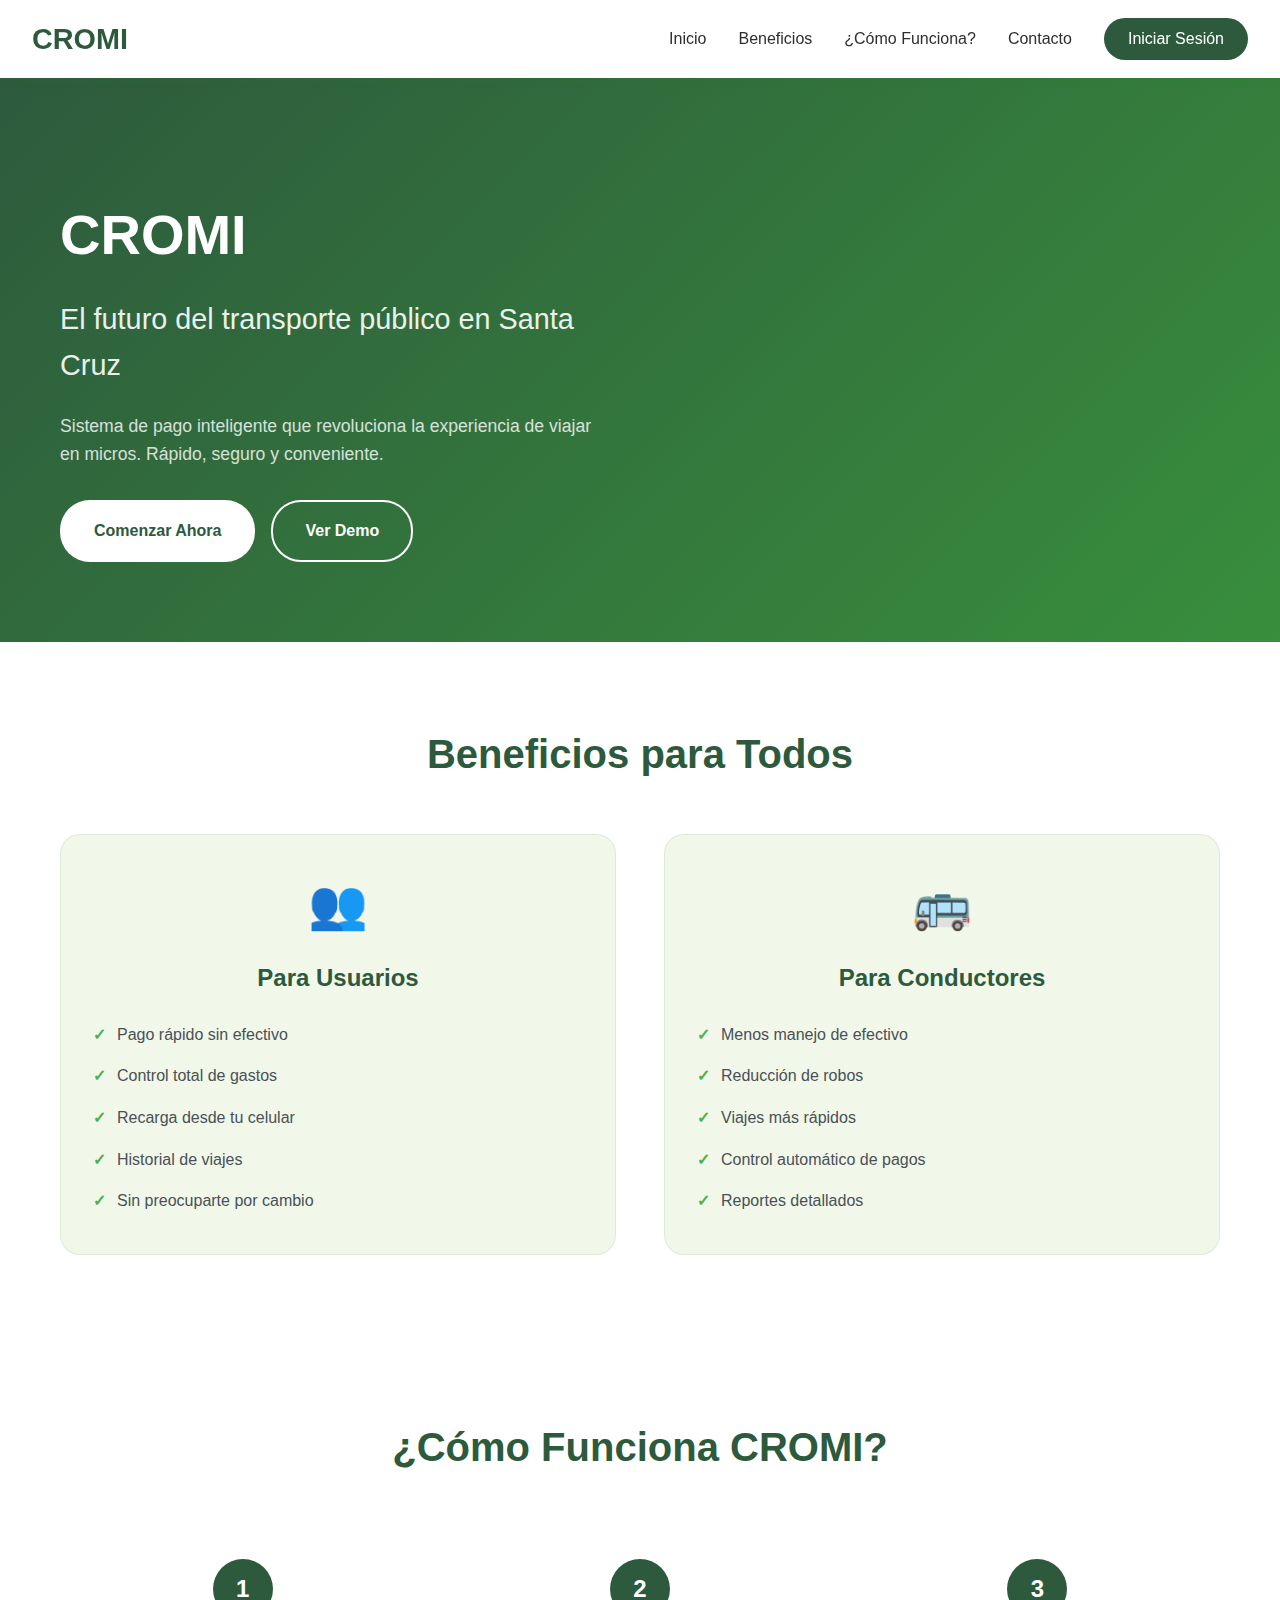
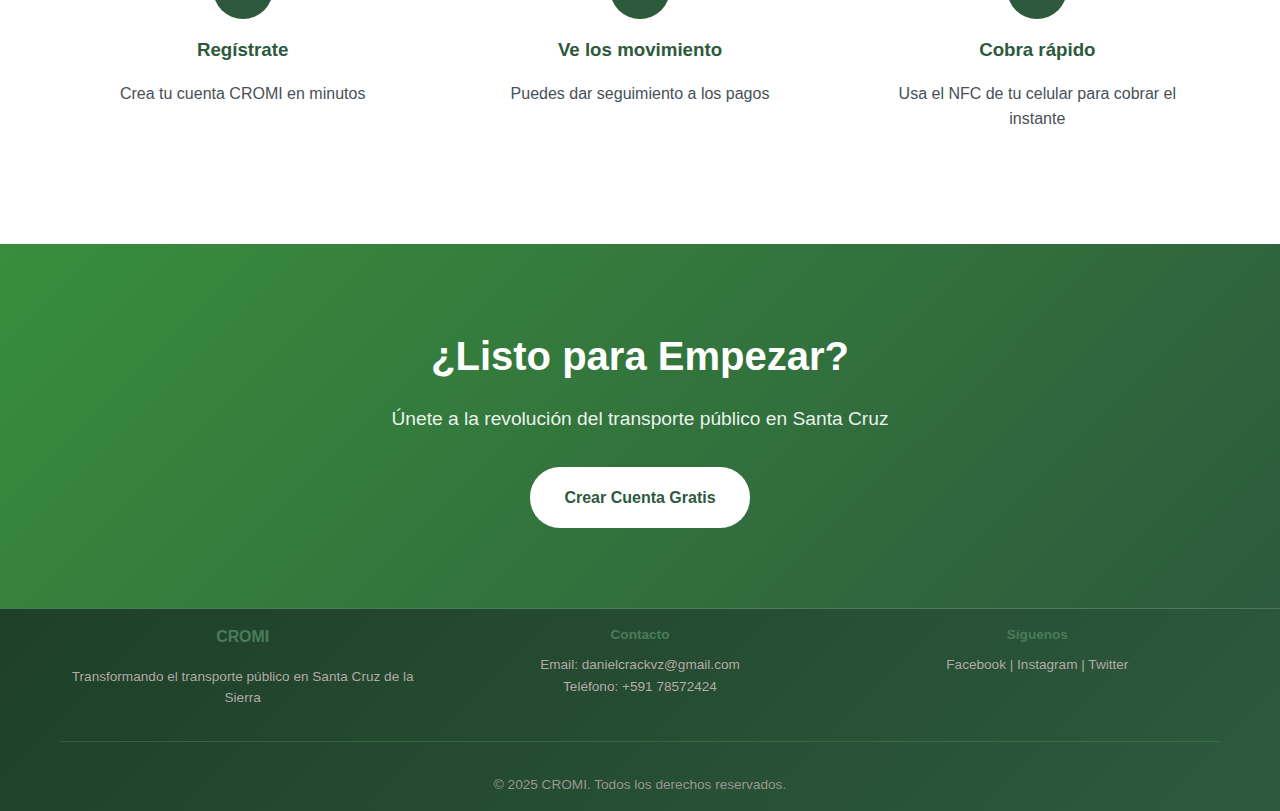
<file: index.html>
<!DOCTYPE html>
<html lang="es">
<head>
    <meta charset="UTF-8">
    <meta name="viewport" content="width=device-width, initial-scale=1.0">
    <title>CROMI - Sistema de Pago Inteligente</title>
    <link rel="stylesheet" href="style.css">
</head>
<body>
    <header class="navbar">
        <div class="logo">CROMI</div>
        <nav>
            <a href="#inicio">Inicio</a>
            <a href="#beneficios">Beneficios</a>
            <a href="#como-funciona">¿Cómo Funciona?</a>
            <a href="#contacto">Contacto</a>
            <a href="login.html" class="btn-login">Iniciar Sesión</a>
        </nav>
        <div class="mobile-menu">
            <span></span>
            <span></span>
            <span></span>
        </div>
    </header>

    <main>
        <!-- Hero Section -->
        <section id="inicio" class="hero">
            <div class="hero-content">
                <div class="hero-text">
                    <h1>CROMI</h1>
                    <h2>El futuro del transporte público en Santa Cruz</h2>
                    <p>Sistema de pago inteligente que revoluciona la experiencia de viajar en micros. Rápido, seguro y conveniente.</p>
                    <div class="hero-buttons">
                        <a href="login.html" class="btn-primary">Comenzar Ahora</a>
                        <a href="#como-funciona" class="btn-secondary">Ver Demo</a>
                    </div>
                </div>
            </div>
        </section>

        <!-- Beneficios Section -->
        <section id="beneficios" class="benefits">
            <div class="container">
                <h2>Beneficios para Todos</h2>
                
                <div class="benefits-grid">
                    <div class="benefit-card">
                        <div class="benefit-icon">👥</div>
                        <h3>Para Usuarios</h3>
                        <ul>
                            <li>Pago rápido sin efectivo</li>
                            <li>Control total de gastos</li>
                            <li>Recarga desde tu celular</li>
                            <li>Historial de viajes</li>
                            <li>Sin preocuparte por cambio</li>
                        </ul>
                    </div>
                    
                    <div class="benefit-card">
                        <div class="benefit-icon">🚌</div>
                        <h3>Para Conductores</h3>
                        <ul>
                            <li>Menos manejo de efectivo</li>
                            <li>Reducción de robos</li>
                            <li>Viajes más rápidos</li>
                            <li>Control automático de pagos</li>
                            <li>Reportes detallados</li>
                        </ul>
                    </div>
                </div>
            </div>
        </section>

        <!-- Cómo Funciona Section -->
        <section id="como-funciona" class="how-it-works">
            <div class="container">
                <h2>¿Cómo Funciona CROMI?</h2>
                
                <div class="steps">
                    <div class="step">
                        <div class="step-number">1</div>
                        <h3>Regístrate</h3>
                        <p>Crea tu cuenta CROMI en minutos</p>
                    </div>
                    
                    <div class="step">
                        <div class="step-number">2</div>
                        <h3>Ve los movimiento</h3>
                        <p>Puedes dar seguimiento a los pagos</p>
                    </div>
                    
                    <div class="step">
                        <div class="step-number">3</div>
                        <h3>Cobra rápido</h3>
                        <p>Usa el NFC de tu celular para cobrar el instante</p>
                    </div>
                </div>
            </div>
        </section>

        <!-- CTA Section -->
        <section class="cta-section">
            <div class="container">
                <h2>¿Listo para Empezar?</h2>
                <p>Únete a la revolución del transporte público en Santa Cruz</p>
                <a href="login.html" class="btn-primary">Crear Cuenta Gratis</a>
            </div>
        </section>
    </main>

    <footer id="contacto">
        <div class="container">
            <div class="footer-content">
                <div class="footer-section">
                    <h3>CROMI</h3>
                    <p>Transformando el transporte público en Santa Cruz de la Sierra</p>
                </div>
                
                <div class="footer-section">
                    <h4>Contacto</h4>
                    <p>Email: danielcrackvz@gmail.com</p>
                    <p>Teléfono: +591 78572424</p>
                </div>
                
                <div class="footer-section">
                    <h4>Síguenos</h4>
                    <p>Facebook | Instagram | Twitter</p>
                </div>
            </div>
            
            <div class="footer-bottom">
                <p>&copy; 2025 CROMI. Todos los derechos reservados.</p>
            </div>
        </div>
    </footer>

    <script>
        // Mobile menu toggle
        const mobileMenu = document.querySelector('.mobile-menu');
        const nav = document.querySelector('nav');
        
        mobileMenu.addEventListener('click', () => {
            nav.classList.toggle('active');
            mobileMenu.classList.toggle('active');
        });
        
        // Smooth scrolling
        document.querySelectorAll('a[href^="#"]').forEach(anchor => {
            anchor.addEventListener('click', function (e) {
                e.preventDefault();
                const target = document.querySelector(this.getAttribute('href'));
                if (target) {
                    target.scrollIntoView({
                        behavior: 'smooth',
                        block: 'start'
                    });
                }
            });
        });
    </script>
</body>
</html>
</file>
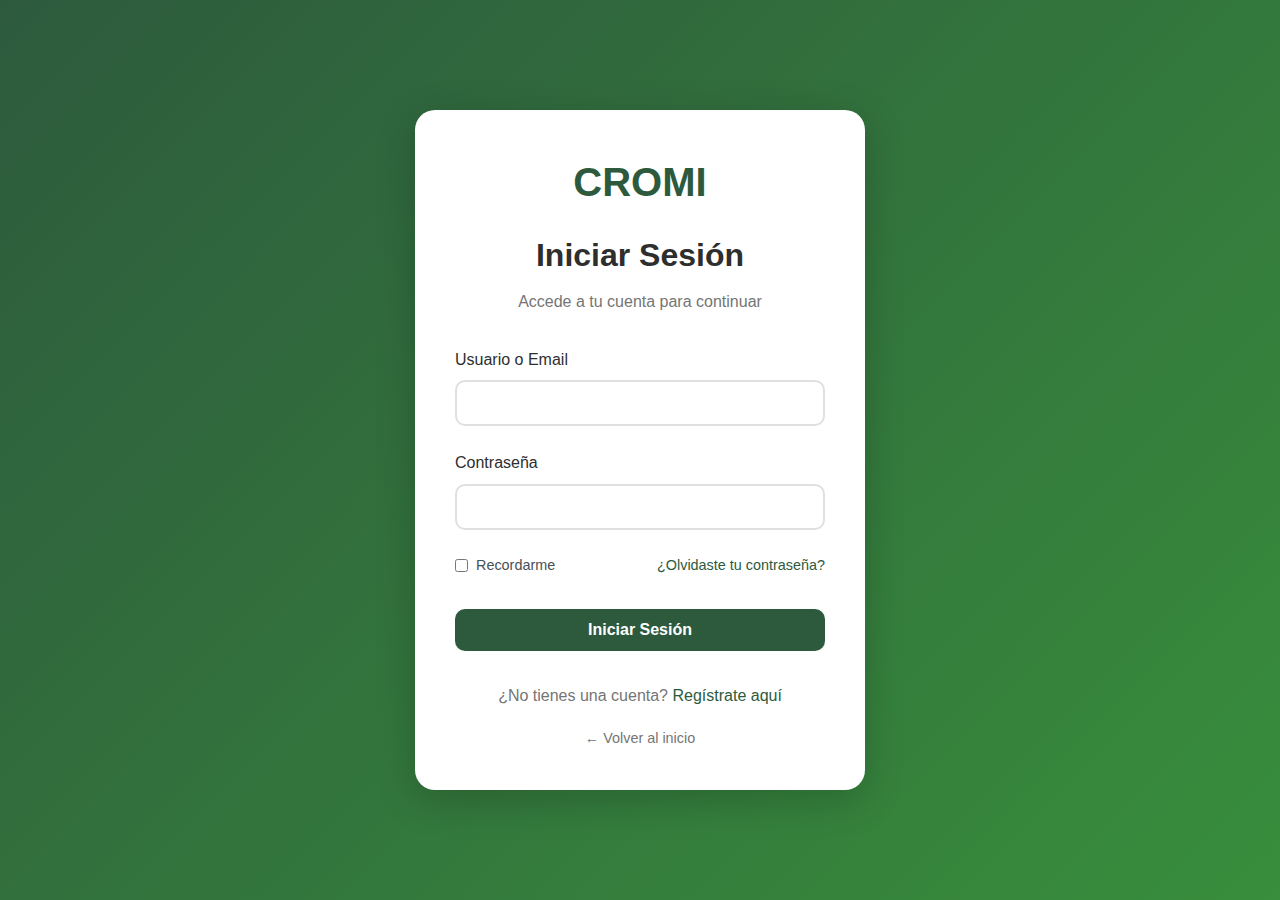
<file: login.html>
<!DOCTYPE html>
<html lang="es">
<head>
    <meta charset="UTF-8">
    <meta name="viewport" content="width=device-width, initial-scale=1.0">
    <title>CROMI - Iniciar Sesión</title>
    <link rel="stylesheet" href="style.css">
</head>
<body class="login-page">
    <div class="login-container">
        <div class="login-card">
            <div class="login-header">
                <div class="logo-large">CROMI</div>
                <h1>Iniciar Sesión</h1>
                <p>Accede a tu cuenta para continuar</p>
            </div>
            
            <form class="login-form" id="loginForm">
                <div class="form-group">
                    <label for="usuario">Usuario o Email</label>
                    <input type="text" id="usuario" name="usuario" required>
                </div>
                
                <div class="form-group">
                    <label for="password">Contraseña</label>
                    <input type="password" id="password" name="password" required>
                </div>
                
                <div class="form-options">
                    <label class="checkbox-container">
                        <input type="checkbox" id="remember">
                        <span class="checkmark"></span>
                        Recordarme
                    </label>
                    
                    <a href="#" class="forgot-password">¿Olvidaste tu contraseña?</a>
                </div>
                
                <button type="submit" class="btn-login-submit">Iniciar Sesión</button>
            </form>
            
            <div class="login-footer">
                <p>¿No tienes una cuenta? <a href="#" id="showRegister">Regístrate aquí</a></p>
                <a href="index.html" class="back-home">← Volver al inicio</a>
            </div>
        </div>

        <!-- Registro Form (Initially Hidden) -->
        <div class="register-card" id="registerCard" style="display: none;">
            <div class="login-header">
                <div class="logo-large">CROMI</div>
                <h1>Crear Cuenta</h1>
                <p>Únete a la revolución del transporte</p>
            </div>
            
            <form class="login-form" id="registerForm">
                <div class="form-group">
                    <label for="nombre">Nombre Completo</label>
                    <input type="text" id="nombre" name="nombre" required>
                </div>
                
                <div class="form-group">
                    <label for="email">Email</label>
                    <input type="email" id="email" name="email" required>
                </div>
                
                <div class="form-group">
                    <label for="telefono">Teléfono</label>
                    <input type="tel" id="telefono" name="telefono" required>
                </div>
                
                <div class="form-group">
                    <label for="newPassword">Contraseña</label>
                    <input type="password" id="newPassword" name="newPassword" required>
                </div>
                
                <div class="form-group">
                    <label for="confirmPassword">Confirmar Contraseña</label>
                    <input type="password" id="confirmPassword" name="confirmPassword" required>
                </div>
                
                <div class="form-options">
                    <label class="checkbox-container">
                        <input type="checkbox" id="terms" required>
                        <span class="checkmark"></span>
                        Acepto los <a href="#">términos y condiciones</a>
                    </label>
                </div>
                
                <button type="submit" class="btn-login-submit">Crear Cuenta</button>
            </form>
            
            <div class="login-footer">
                <p>¿Ya tienes una cuenta? <a href="#" id="showLogin">Iniciar sesión</a></p>
                <a href="index.html" class="back-home">← Volver al inicio</a>
            </div>
        </div>
    </div>

    <script>
        // Toggle between login and register forms
        const loginCard = document.querySelector('.login-card');
        const registerCard = document.getElementById('registerCard');
        const showRegister = document.getElementById('showRegister');
        const showLogin = document.getElementById('showLogin');

        showRegister.addEventListener('click', (e) => {
            e.preventDefault();
            loginCard.style.display = 'none';
            registerCard.style.display = 'block';
        });

        showLogin.addEventListener('click', (e) => {
            e.preventDefault();
            registerCard.style.display = 'none';
            loginCard.style.display = 'block';
        });

        // Handle login form submission
        document.getElementById('loginForm').addEventListener('submit', (e) => {
            e.preventDefault();
    
            const usuario = document.getElementById('usuario').value;
            const password = document.getElementById('password').value;
    
            // Simple validation (in a real app, this would be server-side)
            if (usuario && password) {
            // Simulate successful login
            alert('¡Inicio de sesión exitoso!');
            window.location.href = 'inicio.html';  // ← CAMBIADO AQUÍ
            } else {
            alert('Por favor, completa todos los campos');
            }
        });

        // Handle register form submission
        document.getElementById('registerForm').addEventListener('submit', (e) => {
            e.preventDefault();
            
            const nombre = document.getElementById('nombre').value;
            const email = document.getElementById('email').value;
            const telefono = document.getElementById('telefono').value;
            const newPassword = document.getElementById('newPassword').value;
            const confirmPassword = document.getElementById('confirmPassword').value;
            const terms = document.getElementById('terms').checked;
            
            // Validation
            if (!nombre || !email || !telefono || !newPassword || !confirmPassword) {
                alert('Por favor, completa todos los campos');
                return;
            }
            
            if (newPassword !== confirmPassword) {
                alert('Las contraseñas no coinciden');
                return;
            }
            
            if (!terms) {
                alert('Debes aceptar los términos y condiciones');
                return;
            }
            
            // Simulate successful registration
            alert('¡Cuenta creada exitosamente!');
            window.location.href = 'dashboard.html';
        });
    </script>
</body>
</html>
</file>
<file: style.css>
/* ===== RESET Y VARIABLES ===== */
* {
    margin: 0;
    padding: 0;
    box-sizing: border-box;
}

:root {
    --primary-green: #2D7D32;
    --secondary-green: #388E3C;
    --light-green: #4CAF50;
    --dark-green: #1B5E20;
    --accent-green: #66BB6A;
    --background-light: #F1F8E9;
    --text-dark: #2E2E2E;
    --text-light: #757575;
    --white: #FFFFFF;
    --error: #F44336;
    --success: #4CAF50;
    --warning: #FF9800;
    --shadow: 0 2px 10px rgba(45, 125, 50, 0.1);
    --shadow-hover: 0 4px 20px rgba(45, 125, 50, 0.2);
}

body {
    font-family: 'Segoe UI', Tahoma, Geneva, Verdana, sans-serif;
    line-height: 1.6;
    color: var(--text-dark);
    background-color: var(--background-light);
}

.container {
    max-width: 1200px;
    margin: 0 auto;
    padding: 0 20px;
}

/* ===== NAVBAR ===== */
.navbar {
    background: var(--white);
    padding: 1rem 2rem;
    box-shadow: var(--shadow);
    position: fixed;
    top: 0;
    left: 0;
    right: 0;
    z-index: 1000;
    display: flex;
    justify-content: space-between;
    align-items: center;
}

.logo {
    font-size: 1.8rem;
    font-weight: bold;
    color: var(--primary-green);
    text-decoration: none;
}

.navbar nav {
    display: flex;
    gap: 2rem;
    align-items: center;
}

.navbar a {
    text-decoration: none;
    color: var(--text-dark);
    font-weight: 500;
    transition: color 0.3s ease;
    position: relative;
}

.navbar a:hover,
.navbar a.nav-active {
    color: var(--primary-green);
}

.navbar a.nav-active::after {
    content: '';
    position: absolute;
    bottom: -5px;
    left: 0;
    right: 0;
    height: 2px;
    background: var(--primary-green);
}

.btn-login,
.btn-logout {
    background: var(--primary-green);
    color: var(--white) !important;
    padding: 0.5rem 1.5rem;
    border-radius: 25px;
    transition: all 0.3s ease;
    border: none;
    cursor: pointer;
}

.btn-login:hover,
.btn-logout:hover {
    background: var(--dark-green);
    transform: translateY(-2px);
    box-shadow: var(--shadow-hover);
}

.user-actions {
    display: flex;
    align-items: center;
    gap: 1rem;
}

.user-name {
    color: var(--text-dark);
    font-weight: 500;
}

/* Mobile Menu */
.mobile-menu {
    display: none;
    flex-direction: column;
    cursor: pointer;
    gap: 4px;
}

.mobile-menu span {
    width: 25px;
    height: 3px;
    background: var(--primary-green);
    transition: 0.3s;
}

.mobile-menu.active span:nth-child(1) {
    transform: rotate(45deg) translate(5px, 5px);
}

.mobile-menu.active span:nth-child(2) {
    opacity: 0;
}

.mobile-menu.active span:nth-child(3) {
    transform: rotate(-45deg) translate(7px, -6px);
}

/* ===== HERO SECTION ===== */
.hero {
    background: linear-gradient(135deg, var(--primary-green), var(--secondary-green));
    color: var(--white);
    padding: 120px 0 80px;
    margin-top: 70px;
}

.hero-content {
    display: grid;
    grid-template-columns: 1fr 1fr;
    gap: 4rem;
    align-items: center;
    max-width: 1200px;
    margin: 0 auto;
    padding: 0 20px;
}

.hero h1 {
    font-size: 3.5rem;
    font-weight: bold;
    margin-bottom: 1rem;
}

.hero h2 {
    font-size: 1.8rem;
    font-weight: 300;
    margin-bottom: 1.5rem;
    opacity: 0.9;
}

.hero p {
    font-size: 1.1rem;
    margin-bottom: 2rem;
    opacity: 0.8;
}

.hero-buttons {
    display: flex;
    gap: 1rem;
}

.btn-primary,
.btn-secondary {
    padding: 1rem 2rem;
    border-radius: 30px;
    text-decoration: none;
    font-weight: 600;
    transition: all 0.3s ease;
    border: 2px solid transparent;
    cursor: pointer;
    display: inline-block;
    text-align: center;
}

.btn-primary {
    background: var(--white);
    color: var(--primary-green);
}

.btn-primary:hover {
    transform: translateY(-3px);
    box-shadow: 0 6px 20px rgba(255, 255, 255, 0.3);
}

.btn-secondary {
    background: transparent;
    color: var(--white);
    border-color: var(--white);
}

.btn-secondary:hover {
    background: var(--white);
    color: var(--primary-green);
}

.btn-small {
    padding: 0.5rem 1rem;
    font-size: 0.9rem;
}

.image-placeholder {
    background: rgba(255, 255, 255, 0.1);
    border: 2px dashed rgba(255, 255, 255, 0.3);
    border-radius: 15px;
    padding: 2rem;
    text-align: center;
    height: 300px;
    display: flex;
    flex-direction: column;
    justify-content: center;
    align-items: center;
}

.image-placeholder p {
    font-size: 1.2rem;
    margin-bottom: 0.5rem;
    opacity: 0.8;
}

.image-placeholder span {
    font-size: 0.9rem;
    opacity: 0.6;
}

/* ===== SECTIONS ===== */
section {
    padding: 80px 0;
}

.benefits {
    background: var(--white);
}

.benefits h2 {
    text-align: center;
    font-size: 2.5rem;
    margin-bottom: 3rem;
    color: var(--primary-green);
}

.benefits-grid {
    display: grid;
    grid-template-columns: repeat(auto-fit, minmax(400px, 1fr));
    gap: 3rem;
    margin-top: 2rem;
}

.benefit-card {
    background: var(--background-light);
    padding: 2rem;
    border-radius: 20px;
    text-align: center;
    transition: transform 0.3s ease;
    border: 1px solid rgba(45, 125, 50, 0.1);
}

.benefit-card:hover {
    transform: translateY(-10px);
    box-shadow: var(--shadow-hover);
}

.benefit-icon {
    font-size: 3rem;
    margin-bottom: 1rem;
}

.benefit-card h3 {
    font-size: 1.5rem;
    color: var(--primary-green);
    margin-bottom: 1rem;
}

.benefit-card ul {
    list-style: none;
    text-align: left;
}

.benefit-card li {
    padding: 0.5rem 0;
    position: relative;
    padding-left: 1.5rem;
}

.benefit-card li::before {
    content: '✓';
    color: var(--success);
    font-weight: bold;
    position: absolute;
    left: 0;
}

/* ===== MICROS SECTION ===== */
.micros-section {
    background: var(--background-light);
}

.micros-section h2 {
    text-align: center;
    font-size: 2.5rem;
    margin-bottom: 1rem;
    color: var(--primary-green);
}

.micros-section > .container > p {
    text-align: center;
    font-size: 1.1rem;
    margin-bottom: 3rem;
    color: var(--text-light);
}

.micros-grid {
    display: grid;
    grid-template-columns: repeat(auto-fit, minmax(250px, 1fr));
    gap: 2rem;
}

.micro-card {
    background: var(--white);
    border-radius: 15px;
    padding: 1.5rem;
    text-align: center;
    transition: transform 0.3s ease;
    box-shadow: var(--shadow);
}

.micro-card:hover {
    transform: translateY(-5px);
}

.micro-card .image-placeholder {
    background: var(--background-light);
    border: 2px dashed var(--accent-green);
    height: 150px;
    margin-bottom: 1rem;
    color: var(--primary-green);
}

.micro-card h4 {
    color: var(--primary-green);
    font-size: 1.2rem;
}

/* ===== HOW IT WORKS ===== */
.how-it-works {
    background: var(--white);
}

.how-it-works h2 {
    text-align: center;
    font-size: 2.5rem;
    margin-bottom: 3rem;
    color: var(--primary-green);
}

.steps {
    display: grid;
    grid-template-columns: repeat(auto-fit, minmax(300px, 1fr));
    gap: 2rem;
}

.step {
    text-align: center;
    padding: 2rem;
}

.step-number {
    width: 60px;
    height: 60px;
    border-radius: 50%;
    background: var(--primary-green);
    color: var(--white);
    display: flex;
    align-items: center;
    justify-content: center;
    font-size: 1.5rem;
    font-weight: bold;
    margin: 0 auto 1rem;
}

.step h3 {
    color: var(--primary-green);
    margin-bottom: 1rem;
}

/* ===== CTA SECTION ===== */
.cta-section {
    background: linear-gradient(135deg, var(--secondary-green), var(--primary-green));
    color: var(--white);
    text-align: center;
}

.cta-section h2 {
    font-size: 2.5rem;
    margin-bottom: 1rem;
}

.cta-section p {
    font-size: 1.2rem;
    margin-bottom: 2rem;
    opacity: 0.9;
}

/* ===== FOOTER ===== */
footer {
    background: var(--dark-green);
    color: var(--white);
    padding: 3rem 0 1rem;
}

.footer-content {
    display: grid;
    grid-template-columns: repeat(auto-fit, minmax(250px, 1fr));
    gap: 2rem;
    margin-bottom: 2rem;
}

.footer-section h3 {
    color: var(--accent-green);
    margin-bottom: 1rem;
}

.footer-section h4 {
    color: var(--accent-green);
    margin-bottom: 0.5rem;
}

.footer-bottom {
    text-align: center;
    padding-top: 2rem;
    border-top: 1px solid rgba(102, 187, 106, 0.3);
    opacity: 0.8;
}

/* ===== LOGIN PAGE ===== */
.login-page {
    background: linear-gradient(135deg, var(--primary-green), var(--secondary-green));
    min-height: 100vh;
    display: flex;
    align-items: center;
    justify-content: center;
    padding: 2rem;
}

.login-container {
    width: 100%;
    max-width: 450px;
}

.login-card,
.register-card {
    background: var(--white);
    border-radius: 20px;
    padding: 2.5rem;
    box-shadow: 0 10px 40px rgba(0, 0, 0, 0.2);
}

.login-header {
    text-align: center;
    margin-bottom: 2rem;
}

.logo-large {
    font-size: 2.5rem;
    font-weight: bold;
    color: var(--primary-green);
    margin-bottom: 1rem;
}

.login-header h1 {
    color: var(--text-dark);
    margin-bottom: 0.5rem;
}

.login-header p {
    color: var(--text-light);
}

.form-group {
    margin-bottom: 1.5rem;
}

.form-group label {
    display: block;
    margin-bottom: 0.5rem;
    color: var(--text-dark);
    font-weight: 500;
}

.form-group input {
    width: 100%;
    padding: 0.75rem 1rem;
    border: 2px solid #E0E0E0;
    border-radius: 10px;
    font-size: 1rem;
    transition: border-color 0.3s ease;
}

.form-group input:focus {
    outline: none;
    border-color: var(--primary-green);
}

.form-options {
    display: flex;
    justify-content: space-between;
    align-items: center;
    margin-bottom: 2rem;
}

.checkbox-container {
    display: flex;
    align-items: center;
    cursor: pointer;
    font-size: 0.9rem;
}

.checkbox-container input {
    margin-right: 0.5rem;
}

.forgot-password {
    color: var(--primary-green);
    text-decoration: none;
    font-size: 0.9rem;
}

.forgot-password:hover {
    text-decoration: underline;
}

.btn-login-submit {
    width: 100%;
    background: var(--primary-green);
    color: var(--white);
    padding: 0.75rem;
    border: none;
    border-radius: 10px;
    font-size: 1rem;
    font-weight: 600;
    cursor: pointer;
    transition: background 0.3s ease;
}

.btn-login-submit:hover {
    background: var(--dark-green);
}

.login-footer {
    text-align: center;
    margin-top: 2rem;
}

.login-footer p {
    margin-bottom: 1rem;
    color: var(--text-light);
}

.login-footer a {
    color: var(--primary-green);
    text-decoration: none;
}

.login-footer a:hover {
    text-decoration: underline;
}

.back-home {
    color: var(--text-light) !important;
    font-size: 0.9rem;
}

/* ===== DASHBOARD ===== */
.dashboard {
    margin-top: 80px;
    padding: 2rem;
    min-height: calc(100vh - 80px);
    background: linear-gradient(135deg, #f8fffe 0%, #f1f8e9 100%);
}

/* Dashboard Header */
.dashboard-header {
    margin-bottom: 2rem;
}

.header-content {
    display: flex;
    justify-content: space-between;
    align-items: center;
    background: var(--white);
    padding: 1.5rem 2rem;
    border-radius: 16px;
    box-shadow: 0 4px 20px rgba(45, 125, 50, 0.08);
    border: 1px solid rgba(45, 125, 50, 0.1);
}

.welcome-section h1 {
    color: var(--primary-green);
    font-size: 1.8rem;
    font-weight: 700;
    margin-bottom: 0.25rem;
}

.welcome-section p {
    color: var(--text-light);
    font-size: 1rem;
    margin: 0;
}

.date-section {
    text-align: right;
}

.current-date {
    display: block;
    color: var(--text-dark);
    font-size: 0.95rem;
    font-weight: 500;
    margin-bottom: 0.5rem;
}

.status-indicator {
    display: flex;
    align-items: center;
    gap: 0.5rem;
    color: var(--success);
    font-size: 0.9rem;
    font-weight: 500;
}

.status-dot {
    width: 8px;
    height: 8px;
    border-radius: 50%;
    background: #ccc;
}

.status-dot.active {
    background: var(--success);
    animation: pulse 2s infinite;
}

@keyframes pulse {
    0% { opacity: 1; }
    50% { opacity: 0.5; }
    100% { opacity: 1; }
}

/* Stats Grid */
.stats-grid {
    display: grid;
    grid-template-columns: repeat(auto-fit, minmax(280px, 1fr));
    gap: 1.5rem;
    margin-bottom: 2rem;
}

.stat-card {
    background: var(--white);
    padding: 1.75rem;
    border-radius: 16px;
    box-shadow: 0 4px 20px rgba(45, 125, 50, 0.08);
    border: 1px solid rgba(45, 125, 50, 0.1);
    transition: all 0.3s ease;
    position: relative;
    overflow: hidden;
    display: flex;
    align-items: flex-start;
    gap: 1rem;
}

.stat-card::before {
    content: '';
    position: absolute;
    top: 0;
    left: 0;
    right: 0;
    height: 4px;
    background: linear-gradient(90deg, var(--primary-green), var(--accent-green));
}

.stat-card:hover {
    transform: translateY(-4px);
    box-shadow: 0 8px 30px rgba(45, 125, 50, 0.15);
}

.stat-icon {
    width: 48px;
    height: 48px;
    border-radius: 12px;
    display: flex;
    align-items: center;
    justify-content: center;
    flex-shrink: 0;
}

.earnings .stat-icon {
    background: linear-gradient(135deg, #4CAF50, #66BB6A);
    color: white;
}

.passengers .stat-icon {
    background: linear-gradient(135deg, #2196F3, #64B5F6);
    color: white;
}

.average .stat-icon {
    background: linear-gradient(135deg, #FF9800, #FFB74D);
    color: white;
}

.efficiency .stat-icon {
    background: linear-gradient(135deg, #9C27B0, #BA68C8);
    color: white;
}

.stat-content {
    flex: 1;
}

.stat-content h3 {
    color: var(--text-light);
    font-size: 0.85rem;
    font-weight: 600;
    text-transform: uppercase;
    letter-spacing: 0.5px;
    margin-bottom: 0.5rem;
}

.stat-value {
    color: var(--text-dark);
    font-size: 2rem;
    font-weight: 700;
    margin-bottom: 0.25rem;
    line-height: 1;
}

.stat-change {
    font-size: 0.8rem;
    font-weight: 500;
    padding: 0.25rem 0.5rem;
    border-radius: 12px;
    display: inline-block;
}

.stat-change.positive {
    background: rgba(76, 175, 80, 0.1);
    color: var(--success);
}

.stat-change.neutral {
    background: rgba(158, 158, 158, 0.1);
    color: var(--text-light);
}

/* Payments Container */
.payments-container {
    background: var(--white);
    border-radius: 16px;
    box-shadow: 0 4px 20px rgba(45, 125, 50, 0.08);
    border: 1px solid rgba(45, 125, 50, 0.1);
    overflow: hidden;
}

.payments-header {
    display: flex;
    justify-content: space-between;
    align-items: center;
    padding: 1.75rem 2rem;
    border-bottom: 1px solid #F0F0F0;
    background: linear-gradient(135deg, #fafafa 0%, #f5f5f5 100%);
}

.section-title h2 {
    color: var(--text-dark);
    font-size: 1.4rem;
    font-weight: 700;
    margin-bottom: 0.25rem;
}

.transaction-count {
    color: var(--text-light);
    font-size: 0.85rem;
    font-weight: 500;
}

.header-actions {
    display: flex;
    gap: 0.75rem;
}

.filter-btn,
.export-btn {
    display: flex;
    align-items: center;
    gap: 0.5rem;
    padding: 0.5rem 1rem;
    border: 1px solid #E0E0E0;
    background: var(--white);
    color: var(--text-dark);
    border-radius: 8px;
    font-size: 0.85rem;
    font-weight: 500;
    cursor: pointer;
    transition: all 0.2s ease;
}

.filter-btn:hover,
.export-btn:hover {
    border-color: var(--primary-green);
    color: var(--primary-green);
    background: rgba(45, 125, 50, 0.02);
}

/* Payments Table */
.payments-table-container {
    overflow-x: auto;
}

.payments-table {
    width: 100%;
    min-width: 600px;
}

.table-header {
    display: grid;
    grid-template-columns: 1.5fr 1fr 1.2fr 1fr;
    gap: 1rem;
    padding: 1rem 2rem;
    background: var(--background-light);
    border-bottom: 2px solid rgba(45, 125, 50, 0.1);
}

.header-cell {
    color: var(--primary-green);
    font-size: 0.8rem;
    font-weight: 700;
    text-transform: uppercase;
    letter-spacing: 0.5px;
}

.table-body {
    max-height: 400px;
    overflow-y: auto;
}

.payment-row {
    display: grid;
    grid-template-columns: 1.5fr 1fr 1.2fr 1fr;
    gap: 1rem;
    padding: 1.25rem 2rem;
    border-bottom: 1px solid #F8F8F8;
    transition: all 0.2s ease;
    position: relative;
}

.payment-row:hover {
    background: rgba(45, 125, 50, 0.02);
}

.payment-row.recent::before {
    content: '';
    position: absolute;
    left: 0;
    top: 0;
    bottom: 0;
    width: 3px;
    background: linear-gradient(135deg, var(--success), var(--accent-green));
}

.cell {
    display: flex;
    flex-direction: column;
    justify-content: center;
}

.time-cell .time {
    color: var(--text-dark);
    font-weight: 600;
    font-size: 0.95rem;
}

.time-cell .date {
    color: var(--text-light);
    font-size: 0.8rem;
    margin-top: 0.125rem;
}

.amount-cell .amount {
    color: var(--primary-green);
    font-weight: 700;
    font-size: 1rem;
}

.user-cell .user-id {
    color: var(--text-dark);
    font-weight: 500;
    font-family: 'Courier New', monospace;
    background: rgba(45, 125, 50, 0.05);
    padding: 0.25rem 0.5rem;
    border-radius: 6px;
    font-size: 0.85rem;
    display: inline-block;
}

.status {
    padding: 0.4rem 0.8rem;
    border-radius: 20px;
    font-size: 0.75rem;
    font-weight: 600;
    text-transform: uppercase;
    letter-spacing: 0.5px;
    display: inline-block;
}

.status.success {
    background: rgba(76, 175, 80, 0.1);
    color: var(--success);
    border: 1px solid rgba(76, 175, 80, 0.2);
}

/* ===== RESPONSIVE DESIGN ===== */
@media (max-width: 768px) {
    .navbar {
        padding: 1rem;
    }
    
    .navbar nav {
        position: absolute;
        top: 100%;
        left: 0;
        right: 0;
        background: var(--white);
        flex-direction: column;
        padding: 1rem;
        box-shadow: var(--shadow);
        transform: translateY(-100%);
        opacity: 0;
        visibility: hidden;
        transition: all 0.3s ease;
    }
    
    .navbar nav.active {
        transform: translateY(0);
        opacity: 1;
        visibility: visible;
    }
    
    .mobile-menu {
        display: flex;
    }
    
    .user-actions {
        display: none;
    }
    
    .hero-content {
        grid-template-columns: 1fr;
        gap: 2rem;
        text-align: center;
    }
    
    .hero h1 {
        font-size: 2.5rem;
    }
    
    .hero-buttons {
        justify-content: center;
    }
    
    .benefits-grid {
        grid-template-columns: 1fr;
    }
    
    .dashboard {
        padding: 1rem;
        margin-top: 70px;
    }
    
    .header-content {
        flex-direction: column;
        gap: 1rem;
        text-align: center;
        padding: 1.25rem;
    }
    
    .date-section {
        text-align: center;
    }
    
    .stats-grid {
        grid-template-columns: 1fr;
        gap: 1rem;
    }
    
    .stat-card {
        padding: 1.25rem;
    }
    
    .payments-header {
        flex-direction: column;
        gap: 1rem;
        padding: 1.25rem;
    }
    
    .header-actions {
        width: 100%;
        justify-content: center;
    }
    
    .payments-table-container {
        margin: 0 -1rem;
    }
    
    .table-header {
        padding: 1rem;
        grid-template-columns: 1fr 1fr 1fr 1fr;
        gap: 0.5rem;
    }
    
    .payment-row {
        padding: 1rem;
        grid-template-columns: 1fr 1fr 1fr 1fr;
        gap: 0.5rem;
    }
    
    .header-cell,
    .time-cell .time,
    .amount-cell .amount {
        font-size: 0.8rem;
    }
    
    .user-cell .user-id {
        font-size: 0.75rem;
        padding: 0.2rem 0.4rem;
    }
}

@media (max-width: 480px) {
    .login-card,
    .register-card {
        padding: 1.5rem;
        margin: 1rem;
    }
    
    .hero {
        padding: 100px 0 60px;
    }
    
    .hero h1 {
        font-size: 2rem;
    }
    
    .hero h2 {
        font-size: 1.3rem;
    }
    
    .hero-buttons {
        flex-direction: column;
        gap: 1rem;
    }
    
    section {
        padding: 40px 0;
    }
    
    .payments-table {
        min-width: 100%;
    }
    
    .table-header,
    .payment-row {
        grid-template-columns: 1fr;
        gap: 0.25rem;
        text-align: center;
    }
    
    .table-header {
        display: none;
    }
    
    .payment-row {
        border: 1px solid #F0F0F0;
        border-radius: 12px;
        margin-bottom: 0.75rem;
        padding: 1rem;
        background: var(--white);
    }
    
    .cell {
        text-align: center;
        margin-bottom: 0.5rem;
    }
    
    .cell:last-child {
        margin-bottom: 0;
    }
}
.export-buttons {
      display: flex;
      gap: 10px;
      margin-top: 15px;
    }
    
    .export-btn {
      background: linear-gradient(135deg, #667eea 0%, #764ba2 100%);
      color: white;
      border: none;
      padding: 10px 20px;
      border-radius: 8px;
      cursor: pointer;
      font-size: 14px;
      font-weight: 500;
      transition: all 0.3s ease;
      display: flex;
      align-items: center;
      gap: 8px;
    }
    
    .export-btn:hover {
      transform: translateY(-2px);
      box-shadow: 0 4px 15px rgba(102, 126, 234, 0.4);
    }
    
    .export-btn.pdf {
      background: linear-gradient(135deg, #dd1e1e 0%, #ff0000 100%);
    }
    
    .export-btn.excel {
      background: linear-gradient(135deg, #15a04f 0%, #1fa958 100%);
    }
    
    .export-btn:disabled {
      opacity: 0.6;
      cursor: not-allowed;
      transform: none;
    }
    
    .loading {
      opacity: 0.7;
    }
    
    /* Icono de loading */
    .spinner {
      width: 16px;
      height: 16px;
      border: 2px solid transparent;
      border-top: 2px solid currentColor;
      border-radius: 50%;
      animation: spin 1s linear infinite;
    }
    
    @keyframes spin {
      0% { transform: rotate(0deg); }
      100% { transform: rotate(360deg); }
    }

/* CROMI Dashboard - Estilos Profesionales */
:root {
  --primary-green: #2d5a3d;
  --primary-green-light: #3d6b4d;
  --primary-green-dark: #1e4028;
  --accent-green: #4a7c59;
  --light-green: rgba(45, 90, 61, 0.1);
  --white: #ffffff;
  --light-gray: #ffffff;
  --medium-gray: rgb(255, 255, 255);
  --dark-gray: #495057;
  --shadow-light: rgba(45, 90, 61, 0.15);
  --shadow-medium: rgba(45, 90, 61, 0.25);
}

body, html {
  margin: 0;
  padding: 0;
  height: 100%;
  font-family: 'Segoe UI', Tahoma, Geneva, Verdana, sans-serif;
  background: linear-gradient(135deg, #ffffff 0%, #ffffff 100%);
  color: var(--dark-gray);
}

.dashboard {
  display: grid;
  grid-template-rows: auto 1fr auto;
  height: 100vh;
}

/* HEADER */
.dashboard-header {
  padding: 15px 25px;
  background: linear-gradient(135deg, var(--primary-green) 0%, var(--primary-green-dark) 100%);
  display: flex;
  justify-content: space-between;
  align-items: center;
  border-bottom: 3px solid var(--accent-green);
  box-shadow: 0 4px 15px var(--shadow-light);
  color: var(--white);
}

.dashboard-header h1 {
  margin: 0;
  font-size: 1.4rem;
  font-weight: 600;
  letter-spacing: 0.5px;
}

.dashboard-header span {
  font-size: 0.95rem;
  opacity: 0.9;
  font-weight: 500;
}

/* TARJETAS DE ESTADÍSTICAS */
.stats-grid {
  display: flex;
  justify-content: space-between;
  margin: 20px 15px;
  gap: 15px;
}

.stat-card {
  background: linear-gradient(135deg, var(--primary-green) 0%, var(--primary-green-light) 100%);
  padding: 25px 20px;
  border-radius: 16px;
  text-align: center;
  flex: 1;
  min-height: 140px;
  display: flex;
  flex-direction: column;
  justify-content: center;
  box-shadow: 0 6px 20px var(--shadow-light);
  transition: all 0.3s ease;
  border: 1px solid rgba(255, 255, 255, 0.2);
  position: relative;
  overflow: hidden;
}

.stat-card::before {
  content: '';
  position: absolute;
  top: -50%;
  left: -50%;
  width: 200%;
  height: 200%;
  background: linear-gradient(45deg, transparent, rgba(255, 255, 255, 0.1), transparent);
  transform: rotate(45deg);
  transition: all 0.6s ease;
  opacity: 0;
}

.stat-card:hover::before {
  opacity: 1;
  top: -100%;
  left: -100%;
}

.stat-card:hover {
  transform: translateY(-8px);
  box-shadow: 0 12px 30px var(--shadow-medium);
  border-color: rgba(255, 255, 255, 0.4);
}

.stat-card h3 {
  font-size: 0.9rem;
  margin-bottom: 12px;
  color: rgb(0, 0, 0);
  font-weight: 500;
  text-transform: uppercase;
  letter-spacing: 0.5px;
}

.stat-card .stat-value {
  font-size: 2rem;
  font-weight: 700;
  color: var(--white);
  text-shadow: 0 2px 4px rgba(0, 0, 0, 0.2);
  margin: 0;
}

/* GRID PRINCIPAL */
.main-grid {
  display: grid;
  grid-template-columns: 1fr 1fr;
  gap: 20px;
  padding: 0 15px 20px;
  height: calc(100% - 220px);
}

/* CONTENEDORES */
.chart-container, .payments-container {
  background: var(--white);
  border-radius: 16px;
  padding: 25px;
  box-shadow: 0 4px 15px rgba(0, 0, 0, 0.08);
  border: 1px solid var(--medium-gray);
  transition: all 0.3s ease;
  position: relative;
}

.chart-container:hover, .payments-container:hover {
  box-shadow: 0 8px 25px rgba(0, 0, 0, 0.12);
  transform: translateY(-2px);
}

.chart-container h3, .payments-container h3 {
  margin: 0 0 20px 0;
  font-size: 1.2rem;
  color: var(--primary-green-dark);
  font-weight: 600;
  border-bottom: 2px solid var(--light-green);
  padding-bottom: 10px;
}

/* GRÁFICO */
#incomeChart {
  border-radius: 8px;
  background: var(--light-gray);
}

/* TABLA DE TRANSACCIONES */
.payments-table {
  margin-top: 15px;
  font-size: 0.9rem;
}

.payment-row {
  display: flex;
  justify-content: space-between;
  align-items: center;
  border-bottom: 1px solid var(--medium-gray);
  padding: 12px 0;
  transition: all 0.2s ease;
}

.payment-row:hover {
  background: var(--light-green);
  margin: 0 -10px;
  padding: 12px 10px;
  border-radius: 8px;
  border-bottom: 1px solid transparent;
}

.payment-row:last-child {
  border-bottom: none;
}

.payment-row span:first-child {
  color: var(--primary-green-dark);
  font-weight: 600;
}

.payment-row span:nth-child(2) {
  color: var(--accent-green);
  font-weight: 700;
  font-size: 1rem;
}

.payment-row span:last-child {
  color: var(--primary-green);
  font-size: 0.85rem;
  background: var(--light-green);
  padding: 4px 8px;
  border-radius: 12px;
  border: 1px solid var(--accent-green);
}

/* FOOTER */
footer {
  text-align: center;
  padding: 15px;
  font-size: 0.85rem;
  background: linear-gradient(135deg, var(--primary-green-dark) 0%, var(--primary-green) 100%);
  color: rgba(196, 181, 181, 0.905);
  border-top: 1px solid var(--accent-green);
  font-weight: 500;
}

/* RESPONSIVE */
@media (max-width: 768px) {
  .stats-grid {
    flex-wrap: wrap;
    gap: 10px;
  }
  
  .stat-card {
    min-width: calc(50% - 5px);
    min-height: 120px;
    padding: 20px 15px;
  }
  
  .main-grid {
    grid-template-columns: 1fr;
    gap: 15px;
    height: auto;
  }
  
  .dashboard-header {
    padding: 12px 15px;
    flex-direction: column;
    text-align: center;
    gap: 5px;
  }
  
  .dashboard-header h1 {
    font-size: 1.2rem;
  }
}

@media (max-width: 480px) {
  .stats-grid {
    flex-direction: column;
  }
  
  .stat-card {
    min-width: 100%;
  }
  
  .chart-container, .payments-container {
    padding: 15px;
  }
}

/* ANIMACIONES */
@keyframes slideIn {
  from {
    opacity: 0;
    transform: translateY(20px);
  }
  to {
    opacity: 1;
    transform: translateY(0);
  }
}

.stat-card, .chart-container, .payments-container {
  animation: slideIn 0.6s ease-out;
}

.stat-card:nth-child(2) { animation-delay: 0.1s; }
.stat-card:nth-child(3) { animation-delay: 0.2s; }
.stat-card:nth-child(4) { animation-delay: 0.3s; }
.chart-container { animation-delay: 0.4s; }
.payments-container { animation-delay: 0.5s; }

/* EFECTOS ADICIONALES */
.payment-row span:nth-child(2)::before {
  content: '';
  margin-right: 5px;
  font-size: 0.8rem;
}

.stat-card h3::after {
  content: '';
  display: block;
  width: 30px;
  height: 2px;
  background: rgba(255, 255, 255, 0.5);
  margin: 8px auto 0;
  border-radius: 1px;
}
.btn-cerrar-sesion {
  background: rgba(255, 255, 255, 0.2);
  color: var(--white);
  padding: 8px 16px;
  border-radius: 8px;
  text-decoration: none;
  font-size: 0.9rem;
  font-weight: 500;
  border: 1px solid rgba(255, 255, 255, 0.3);
  transition: all 0.3s ease;
}

.btn-cerrar-sesion:hover {
  background: rgba(255, 255, 255, 0.3);
  transform: translateY(-2px);
  box-shadow: 0 4px 8px rgba(0, 0, 0, 0.2);
}

.export-buttons {
  margin-top: 20px;
  padding-top: 15px;
  border-top: 1px solid var(--medium-gray);
  display: flex;
  gap: 12px;
  justify-content: center;
}

.btn-export {
  display: flex;
  align-items: center;
  gap: 8px;
  padding: 10px 16px;
  border: none;
  border-radius: 8px;
  font-size: 0.9rem;
  font-weight: 600;
  cursor: pointer;
  transition: all 0.3s ease;
  text-decoration: none;
  color: white;
  box-shadow: 0 2px 8px rgba(0, 0, 0, 0.15);
}

.btn-export:hover {
  transform: translateY(-2px);
  box-shadow: 0 4px 12px rgba(0, 0, 0, 0.2);
}

.btn-export:active {
  transform: translateY(0);
}

.btn-pdf {
  background: linear-gradient(135deg, #dc3545 0%, #c82333 100%);
}

.btn-pdf:hover {
  background: linear-gradient(135deg, #c82333 0%, #bd2130 100%);
}

.btn-excel {
  background: linear-gradient(135deg, var(--primary-green) 0%, var(--primary-green-dark) 100%);
}

.btn-excel:hover {
  background: linear-gradient(135deg, var(--primary-green-dark) 0%, #1a3523 100%);
}

.btn-export svg {
  width: 16px;
  height: 16px;
}

/* Responsive para botones */
@media (max-width: 480px) {
  .export-buttons {
    flex-direction: column;
    gap: 8px;
  }
  
  .btn-export {
    width: 100%;
    justify-content: center;
  }
}
</file>
